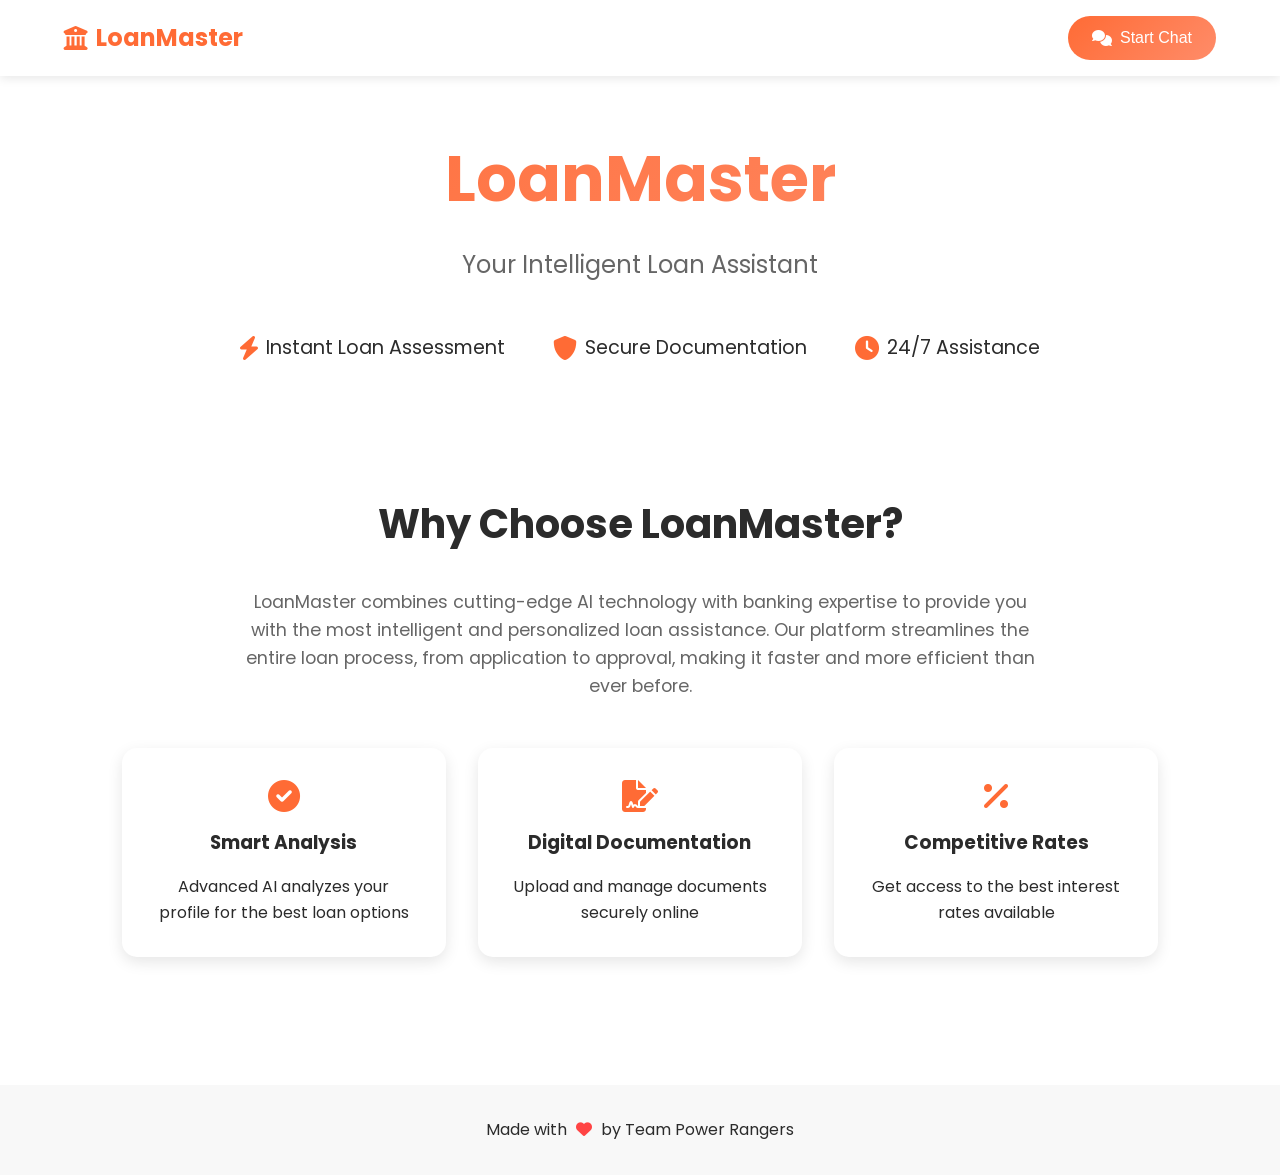
<file: frontend/index.html>
<!DOCTYPE html>
<html lang="en">
<head>
    <meta charset="UTF-8">
    <meta name="viewport" content="width=device-width, initial-scale=1.0">
    <title>LoanMaster - Your Intelligent Loan Assistant</title>
    <link rel="stylesheet" href="/frontend/style.css">
    <link href="https://cdnjs.cloudflare.com/ajax/libs/font-awesome/6.0.0/css/all.min.css" rel="stylesheet">
    <link href="https://fonts.googleapis.com/css2?family=Poppins:wght@400;500;600;700&display=swap" rel="stylesheet">
    <link rel="icon" type="image/svg+xml" href="data:image/svg+xml,<svg xmlns='http://www.w3.org/2000/svg' viewBox='0 0 100 100'><text y='.9em' font-size='90'>🏦</text></svg>"
</head>
<body>
    <div class="landing-page" id="landing">
        <nav class="navbar">
            <div class="logo">
                <i class="fas fa-university"></i>
                LoanMaster
            </div>
            <button class="chat-toggle-btn" onclick="window.location.href='/frontend/chat.html'">
                <i class="fas fa-comments"></i> Start Chat
            </button>
        </nav>

        <div class="hero-section">
            <h1>LoanMaster</h1>
            <div class="tagline">Your Intelligent Loan Assistant</div>
            
            <div class="features">
                <div class="feature">
                    <i class="fas fa-bolt"></i>
                    <span>Instant Loan Assessment</span>
                </div>
                <div class="feature">
                    <i class="fas fa-shield-alt"></i>
                    <span>Secure Documentation</span>
                </div>
                <div class="feature">
                    <i class="fas fa-clock"></i>
                    <span>24/7 Assistance</span>
                </div>
            </div>

            <div class="info-section">
                <h2>Why Choose LoanMaster?</h2>
                <p>LoanMaster combines cutting-edge AI technology with banking expertise to provide you with the most intelligent and personalized loan assistance. Our platform streamlines the entire loan process, from application to approval, making it faster and more efficient than ever before.</p>
                
                <div class="benefits">
                    <div class="benefit">
                        <i class="fas fa-check-circle"></i>
                        <h3>Smart Analysis</h3>
                        <p>Advanced AI analyzes your profile for the best loan options</p>
                    </div>
                    <div class="benefit">
                        <i class="fas fa-file-signature"></i>
                        <h3>Digital Documentation</h3>
                        <p>Upload and manage documents securely online</p>
                    </div>
                    <div class="benefit">
                        <i class="fas fa-percentage"></i>
                        <h3>Competitive Rates</h3>
                        <p>Get access to the best interest rates available</p>
                    </div>
                </div>
            </div>
        </div>

        <footer>
            Made with <i class="fas fa-heart"></i> by Team Power Rangers
        </footer>
    </div>

    <div class="chat-container" id="chat" style="display: none;">
        <div class="chat-header">
            <div class="header-content">
                <i class="fas fa-robot"></i>
                <div>
                    <h2>LoanMaster Assistant</h2>
                    <p class="status"><span class="status-dot"></span> Online</p>
                </div>
            </div>
            <div class="chat-controls">
                <button class="control-btn" onclick="toggleDocUpload()">
                    <i class="fas fa-file-upload"></i>
                </button>
                <button class="control-btn" onclick="toggleChat()">
                    <i class="fas fa-times"></i>
                </button>
            </div>
        </div>
        
        <div class="chat-messages" id="messages">
            <div class="message ai-message">
                <div class="message-content">
                    <div class="message-bubble">
                        Hi there! 👋 I'm Sarah, your personal LoanMaster assistant. I'm here to help you with all your loan-related needs. How can I assist you today?
                    </div>
                </div>
                <div class="message-time">Just now</div>
            </div>
        </div>
        
        <div class="doc-upload-section" id="docUpload" style="display: none;">
            <div class="upload-area">
                <i class="fas fa-cloud-upload-alt"></i>
                <p>Drag & Drop files here or click to upload</p>
                <input type="file" id="fileInput" multiple hidden>
            </div>
        </div>

        <div class="chat-input">
            <div class="input-group">
                <input type="text" id="messageInput" placeholder="Type your message..." />
                <button id="sendButton">
                    <i class="fas fa-paper-plane"></i>
                </button>
            </div>
        </div>
        
        <div class="quick-actions">
            <button class="quick-btn" onclick="sendQuickMessage('I need a personal loan')">Personal Loan</button>
            <button class="quick-btn" onclick="sendQuickMessage('What documents do I need?')">Required Documents</button>
            <button class="quick-btn" onclick="sendQuickMessage('Current interest rates')">Interest Rates</button>
        </div>
    </div>
    
    <script src="/frontend/script.js"></script>
</body>
</html>
</file>
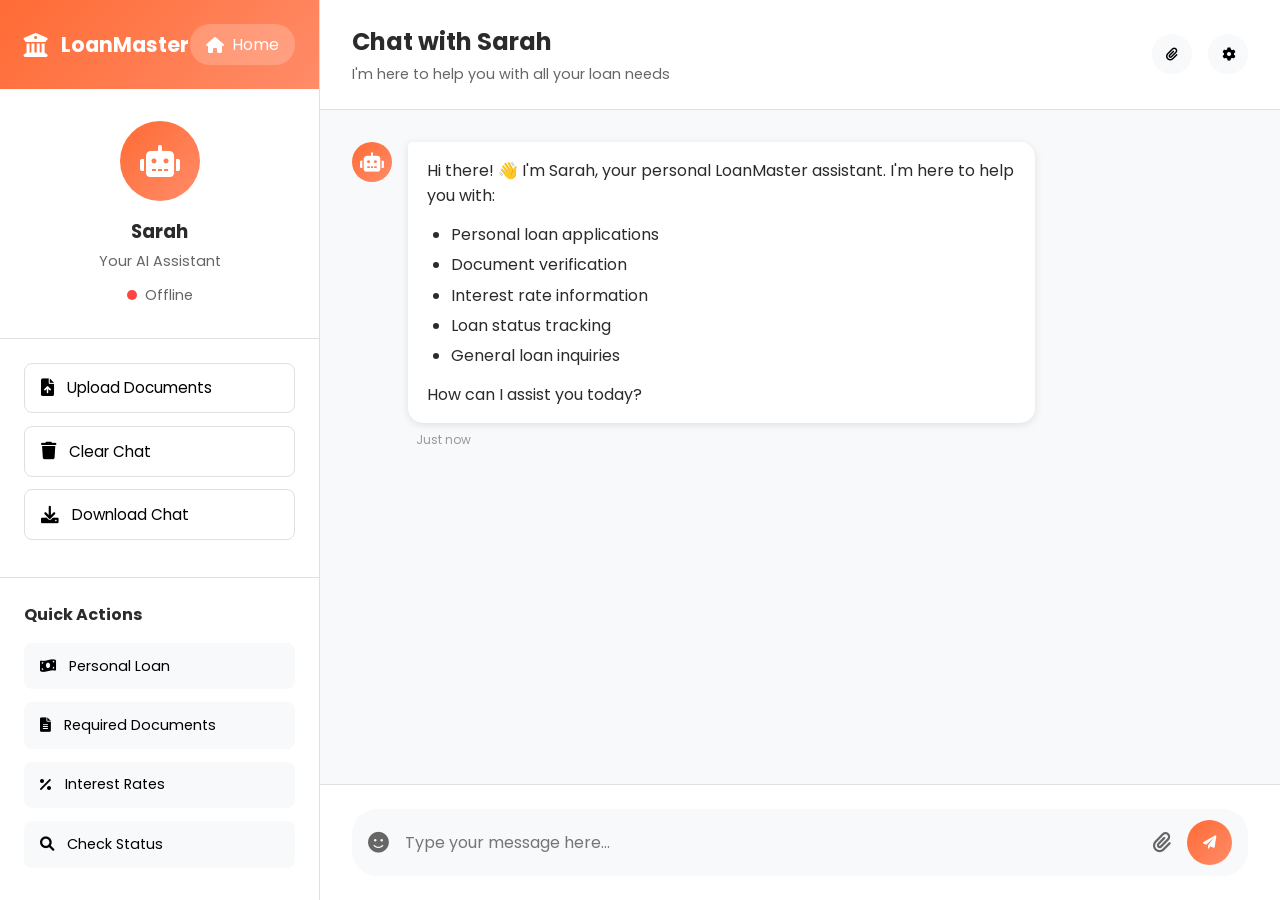
<file: frontend/chat.html>
<!DOCTYPE html>
<html lang="en">
<head>
    <meta charset="UTF-8">
    <meta name="viewport" content="width=device-width, initial-scale=1.0">
    <title>Chat - LoanMaster</title>
    <link rel="stylesheet" href="/frontend/chat.css">
    <link href="https://cdnjs.cloudflare.com/ajax/libs/font-awesome/6.0.0/css/all.min.css" rel="stylesheet">
    <link href="https://fonts.googleapis.com/css2?family=Poppins:wght@400;500;600;700&display=swap" rel="stylesheet">
    <link rel="icon" type="image/svg+xml" href="data:image/svg+xml,<svg xmlns='http://www.w3.org/2000/svg' viewBox='0 0 100 100'><text y='.9em' font-size='90'>🏦</text></svg>">
</head>
<body>
    <div class="chat-page">
        <div class="chat-sidebar">
            <div class="sidebar-header">
                <div class="logo">
                    <i class="fas fa-university"></i>
                    <span>LoanMaster</span>
                </div>
                <a href="/frontend/index.html" class="back-btn">
                    <i class="fas fa-home"></i> Home
                </a>
            </div>
            
            <div class="agent-info">
                <div class="agent-avatar">
                    <i class="fas fa-robot"></i>
                </div>
                <div class="agent-details">
                    <h3>Sarah</h3>
                    <p>Your AI Assistant</p>
                    <div class="agent-status">
                        <span class="status-dot"></span>
                        <span class="status-text">Online</span>
                    </div>
                </div>
            </div>
            
            <div class="chat-actions">
                <button class="action-btn" onclick="toggleDocUpload()">
                    <i class="fas fa-file-upload"></i>
                    <span>Upload Documents</span>
                </button>
                <button class="action-btn" onclick="clearChat()">
                    <i class="fas fa-trash"></i>
                    <span>Clear Chat</span>
                </button>
                <button class="action-btn" onclick="downloadChat()">
                    <i class="fas fa-download"></i>
                    <span>Download Chat</span>
                </button>
            </div>
            
            <div class="quick-options">
                <h4>Quick Actions</h4>
                <button class="quick-option" onclick="sendQuickMessage('I need a personal loan')">
                    <i class="fas fa-money-bill-wave"></i> Personal Loan
                </button>
                <button class="quick-option" onclick="sendQuickMessage('What documents do I need?')">
                    <i class="fas fa-file-alt"></i> Required Documents
                </button>
                <button class="quick-option" onclick="sendQuickMessage('What are the current interest rates?')">
                    <i class="fas fa-percentage"></i> Interest Rates
                </button>
                <button class="quick-option" onclick="sendQuickMessage('How do I check my loan status?')">
                    <i class="fas fa-search"></i> Check Status
                </button>
            </div>
        </div>
        
        <div class="chat-main">
            <div class="chat-header">
                <div class="header-left">
                    <h2>Chat with Sarah</h2>
                    <p>I'm here to help you with all your loan needs</p>
                </div>
                <div class="header-right">
                    <button class="icon-btn" onclick="toggleDocUpload()" title="Upload Documents">
                        <i class="fas fa-paperclip"></i>
                    </button>
                    <button class="icon-btn" onclick="toggleSettings()" title="Settings">
                        <i class="fas fa-cog"></i>
                    </button>
                </div>
            </div>
            
            <div class="chat-messages" id="messages">
                <div class="message ai-message">
                    <div class="message-avatar">
                        <i class="fas fa-robot"></i>
                    </div>
                    <div class="message-content">
                        <div class="message-bubble">
                            Hi there! 👋 I'm Sarah, your personal LoanMaster assistant. I'm here to help you with:
                            <ul>
                                <li>Personal loan applications</li>
                                <li>Document verification</li>
                                <li>Interest rate information</li>
                                <li>Loan status tracking</li>
                                <li>General loan inquiries</li>
                            </ul>
                            How can I assist you today?
                        </div>
                        <div class="message-time">Just now</div>
                    </div>
                </div>
            </div>
            
            <div class="doc-upload-section" id="docUpload" style="display: none;">
                <div class="upload-container">
                    <div class="upload-header">
                        <h3><i class="fas fa-cloud-upload-alt"></i> Upload Documents</h3>
                        <button class="close-upload" onclick="toggleDocUpload()">
                            <i class="fas fa-times"></i>
                        </button>
                    </div>
                    <div class="upload-area" id="uploadArea">
                        <i class="fas fa-cloud-upload-alt"></i>
                        <p>Drag & Drop files here or click to upload</p>
                        <span class="upload-hint">Supported: PDF, JPG, PNG (Max 10MB)</span>
                        <input type="file" id="fileInput" multiple accept=".pdf,.jpg,.jpeg,.png" hidden>
                    </div>
                    <div class="uploaded-files" id="uploadedFiles"></div>
                </div>
            </div>
            
            <div class="chat-input-area">
                <div class="input-container">
                    <button class="emoji-btn" onclick="toggleEmojiPicker()">
                        <i class="fas fa-smile"></i>
                    </button>
                    <input type="text" id="messageInput" placeholder="Type your message here..." autocomplete="off">
                    <button class="attach-btn" onclick="toggleDocUpload()">
                        <i class="fas fa-paperclip"></i>
                    </button>
                    <button class="send-btn" id="sendButton">
                        <i class="fas fa-paper-plane"></i>
                    </button>
                </div>
            </div>
        </div>
    </div>
    
    <script src="/frontend/chat.js"></script>
</body>
</html>
</file>
<file: frontend/style.css>
* {
    margin: 0;
    padding: 0;
    box-sizing: border-box;
}

:root {
    --primary-color: #ff6b35;
    --secondary-color: #f7c59f;
    --accent-color: #efefd0;
    --text-color: #2b2b2b;
    --gradient: linear-gradient(135deg, var(--primary-color), #ff8c69);
}

* {
    margin: 0;
    padding: 0;
    box-sizing: border-box;
}

body {
    font-family: 'Poppins', sans-serif;
    background-color: #fff;
    color: var(--text-color);
    line-height: 1.6;
}

/* Landing Page Styles */
.landing-page {
    min-height: 100vh;
    display: flex;
    flex-direction: column;
}

.navbar {
    padding: 1rem 5%;
    background: white;
    box-shadow: 0 2px 10px rgba(0,0,0,0.1);
    display: flex;
    justify-content: space-between;
    align-items: center;
    position: fixed;
    width: 100%;
    z-index: 1000;
}

.logo {
    font-size: 1.5rem;
    font-weight: 700;
    color: var(--primary-color);
    display: flex;
    align-items: center;
    gap: 0.5rem;
}

.chat-toggle-btn {
    padding: 0.8rem 1.5rem;
    background: var(--gradient);
    color: white;
    border: none;
    border-radius: 25px;
    cursor: pointer;
    font-size: 1rem;
    font-weight: 500;
    display: flex;
    align-items: center;
    gap: 0.5rem;
    transition: transform 0.3s ease;
}

.chat-toggle-btn:hover {
    transform: scale(1.05);
}

.hero-section {
    padding: 8rem 5% 4rem;
    text-align: center;
}

.hero-section h1 {
    font-size: 4rem;
    font-weight: 700;
    background: var(--gradient);
    -webkit-background-clip: text;
    -webkit-text-fill-color: transparent;
    margin-bottom: 1rem;
}

.tagline {
    font-size: 1.5rem;
    color: #666;
    margin-bottom: 3rem;
}

.features {
    display: flex;
    justify-content: center;
    gap: 3rem;
    margin-bottom: 4rem;
}

.feature {
    display: flex;
    align-items: center;
    gap: 0.5rem;
    font-size: 1.2rem;
}

.feature i {
    color: var(--primary-color);
    font-size: 1.5rem;
}

.info-section {
    max-width: 1200px;
    margin: 0 auto;
    padding: 4rem 5%;
    text-align: center;
}

.info-section h2 {
    font-size: 2.5rem;
    margin-bottom: 2rem;
    color: var(--text-color);
}

.info-section > p {
    max-width: 800px;
    margin: 0 auto 3rem;
    font-size: 1.1rem;
    color: #666;
}

.benefits {
    display: grid;
    grid-template-columns: repeat(auto-fit, minmax(300px, 1fr));
    gap: 2rem;
    margin-top: 3rem;
}

.benefit {
    padding: 2rem;
    background: white;
    border-radius: 15px;
    box-shadow: 0 5px 15px rgba(0,0,0,0.1);
    transition: transform 0.3s ease;
}

.benefit:hover {
    transform: translateY(-5px);
}

.benefit i {
    font-size: 2rem;
    color: var(--primary-color);
    margin-bottom: 1rem;
}

.benefit h3 {
    margin-bottom: 1rem;
    color: var(--text-color);
}

footer {
    text-align: center;
    padding: 2rem;
    background: #f8f8f8;
    margin-top: auto;
}

footer i {
    color: #ff4444;
    margin: 0 0.3rem;
}

/* Chat Container Styles */
.chat-container {
    position: fixed;
    bottom: 2rem;
    right: 2rem;
    width: 400px;
    height: 600px;
    background: white;
    border-radius: 20px;
    box-shadow: 0 5px 25px rgba(0,0,0,0.2);
    display: flex;
    flex-direction: column;
    overflow: hidden;
    z-index: 1000;
}

.chat-header {
    padding: 1.5rem;
    background: var(--gradient);
    color: white;
}

.header-content {
    display: flex;
    align-items: center;
    gap: 1rem;
}

.header-content i {
    font-size: 1.5rem;
}

.header-content h2 {
    margin: 0;
    font-size: 1.2rem;
}

.status {
    display: flex;
    align-items: center;
    gap: 0.5rem;
    font-size: 0.9rem;
    margin-top: 0.3rem;
}

.status-dot {
    width: 8px;
    height: 8px;
    background: #4CAF50;
    border-radius: 50%;
}

.chat-controls {
    position: absolute;
    top: 1.5rem;
    right: 1.5rem;
    display: flex;
    gap: 1rem;
}

.control-btn {
    background: rgba(255,255,255,0.2);
    border: none;
    color: white;
    width: 35px;
    height: 35px;
    border-radius: 50%;
    cursor: pointer;
    display: flex;
    align-items: center;
    justify-content: center;
    transition: background 0.3s ease;
}

.control-btn:hover {
    background: rgba(255,255,255,0.3);
}

.chat-messages {
    flex: 1;
    padding: 1.5rem;
    overflow-y: auto;
    background: #f8f9fa;
}

.message {
    margin-bottom: 1.5rem;
    display: flex;
    flex-direction: column;
}

.message-bubble {
    padding: 1rem;
    border-radius: 15px;
    max-width: 80%;
    line-height: 1.4;
}

.ai-message .message-bubble {
    background: white;
    box-shadow: 0 2px 5px rgba(0,0,0,0.1);
    border-top-left-radius: 5px;
}

.user-message {
    align-items: flex-end;
}

.user-message .message-bubble {
    background: var(--gradient);
    color: white;
    border-top-right-radius: 5px;
}

.message-time {
    font-size: 0.8rem;
    color: #999;
    margin-top: 0.5rem;
}

.doc-upload-section {
    padding: 1.5rem;
    background: #f8f9fa;
    border-top: 1px solid #eee;
}

.upload-area {
    border: 2px dashed #ddd;
    border-radius: 10px;
    padding: 2rem;
    text-align: center;
    cursor: pointer;
    transition: border-color 0.3s ease;
}

.upload-area:hover {
    border-color: var(--primary-color);
}

.upload-area i {
    font-size: 2rem;
    color: var(--primary-color);
    margin-bottom: 1rem;
}

.chat-input {
    padding: 1.5rem;
    background: white;
    border-top: 1px solid #eee;
}

.input-group {
    display: flex;
    gap: 1rem;
}

.input-group input {
    flex: 1;
    padding: 0.8rem 1rem;
    border: 1px solid #ddd;
    border-radius: 25px;
    outline: none;
    font-size: 1rem;
    transition: border-color 0.3s ease;
}

.input-group input:focus {
    border-color: var(--primary-color);
}

.input-group button {
    background: var(--gradient);
    color: white;
    border: none;
    width: 45px;
    height: 45px;
    border-radius: 50%;
    cursor: pointer;
    display: flex;
    align-items: center;
    justify-content: center;
    transition: transform 0.3s ease;
}

.input-group button:hover {
    transform: scale(1.1);
}

.quick-actions {
    padding: 0 1.5rem 1.5rem;
    display: flex;
    gap: 0.8rem;
    flex-wrap: wrap;
    justify-content: center;
}

.quick-btn {
    padding: 0.6rem 1.2rem;
    background: white;
    border: 1px solid #ddd;
    border-radius: 20px;
    cursor: pointer;
    font-size: 0.9rem;
    transition: all 0.3s ease;
}

.quick-btn:hover {
    background: var(--gradient);
    color: white;
    border-color: transparent;
}

.chat-header {
    background: linear-gradient(135deg, #4facfe 0%, #00f2fe 100%);
    color: white;
    padding: 20px;
    display: flex;
    justify-content: space-between;
    align-items: center;
}

.header-content {
    display: flex;
    align-items: center;
    gap: 15px;
}

.header-content i {
    font-size: 24px;
}

.header-content h1 {
    font-size: 18px;
    margin-bottom: 2px;
}

.header-content p {
    font-size: 12px;
    opacity: 0.9;
}

.agent-status {
    display: flex;
    align-items: center;
    gap: 8px;
    font-size: 12px;
}

.status-dot {
    width: 8px;
    height: 8px;
    border-radius: 50%;
    background: #4ade80;
    animation: pulse 2s infinite;
}

@keyframes pulse {
    0% { opacity: 1; }
    50% { opacity: 0.5; }
    100% { opacity: 1; }
}

.chat-messages {
    flex: 1;
    padding: 20px;
    overflow-y: auto;
    display: flex;
    flex-direction: column;
    gap: 15px;
}

.message {
    display: flex;
    flex-direction: column;
    max-width: 85%;
}

.user-message {
    align-self: flex-end;
}

.ai-message {
    align-self: flex-start;
}

.message-content {
    padding: 12px 16px;
    border-radius: 18px;
    line-height: 1.4;
    font-size: 14px;
}

.user-message .message-content {
    background: linear-gradient(135deg, #4facfe 0%, #00f2fe 100%);
    color: white;
}

.ai-message .message-content {
    background: #f1f5f9;
    color: #334155;
    border: 1px solid #e2e8f0;
}

.message-time {
    font-size: 11px;
    color: #64748b;
    margin-top: 4px;
    padding: 0 16px;
}

.chat-input {
    padding: 20px;
    border-top: 1px solid #e2e8f0;
}

.input-group {
    display: flex;
    gap: 10px;
    align-items: center;
}

#messageInput {
    flex: 1;
    padding: 12px 16px;
    border: 2px solid #e2e8f0;
    border-radius: 25px;
    outline: none;
    font-size: 14px;
    transition: border-color 0.3s;
}

#messageInput:focus {
    border-color: #4facfe;
}

#sendButton {
    width: 45px;
    height: 45px;
    border: none;
    background: linear-gradient(135deg, #4facfe 0%, #00f2fe 100%);
    color: white;
    border-radius: 50%;
    cursor: pointer;
    display: flex;
    align-items: center;
    justify-content: center;
    transition: transform 0.2s;
}

#sendButton:hover {
    transform: scale(1.05);
}

.quick-actions {
    padding: 10px 20px 20px;
    display: flex;
    gap: 8px;
    flex-wrap: wrap;
}

.quick-btn {
    padding: 6px 12px;
    border: 1px solid #e2e8f0;
    background: white;
    border-radius: 15px;
    font-size: 12px;
    cursor: pointer;
    transition: all 0.2s;
}

.quick-btn:hover {
    background: #f8fafc;
    border-color: #4facfe;
    color: #4facfe;
}

.typing-indicator {
    display: flex;
    align-items: center;
    gap: 8px;
    padding: 12px 16px;
    background: #f1f5f9;
    border-radius: 18px;
    max-width: 85%;
}

.typing-dots {
    display: flex;
    gap: 4px;
}

.dot {
    width: 6px;
    height: 6px;
    background: #64748b;
    border-radius: 50%;
    animation: typing 1.4s infinite;
}

.dot:nth-child(2) { animation-delay: 0.2s; }
.dot:nth-child(3) { animation-delay: 0.4s; }

@keyframes typing {
    0%, 60%, 100% { transform: translateY(0); }
    30% { transform: translateY(-10px); }
}
</file>
<file: frontend/chat.css>
:root {
    --primary-color: #ff6b35;
    --secondary-color: #f7c59f;
    --accent-color: #efefd0;
    --text-color: #2b2b2b;
    --gradient: linear-gradient(135deg, var(--primary-color), #ff8c69);
    --bg-color: #f8f9fa;
}

* {
    margin: 0;
    padding: 0;
    box-sizing: border-box;
}

body {
    font-family: 'Poppins', sans-serif;
    background-color: var(--bg-color);
    color: var(--text-color);
    overflow: hidden;
}

.chat-page {
    display: flex;
    height: 100vh;
}

/* Sidebar Styles */
.chat-sidebar {
    width: 320px;
    background: white;
    border-right: 1px solid #e0e0e0;
    display: flex;
    flex-direction: column;
    overflow-y: auto;
}

.sidebar-header {
    padding: 1.5rem;
    background: var(--gradient);
    color: white;
    display: flex;
    justify-content: space-between;
    align-items: center;
}

.logo {
    display: flex;
    align-items: center;
    gap: 0.8rem;
    font-size: 1.3rem;
    font-weight: 700;
}

.logo i {
    font-size: 1.5rem;
}

.back-btn {
    padding: 0.5rem 1rem;
    background: rgba(255, 255, 255, 0.2);
    border: none;
    border-radius: 20px;
    color: white;
    text-decoration: none;
    display: flex;
    align-items: center;
    gap: 0.5rem;
    cursor: pointer;
    transition: background 0.3s ease;
}

.back-btn:hover {
    background: rgba(255, 255, 255, 0.3);
}

.agent-info {
    padding: 2rem 1.5rem;
    text-align: center;
    border-bottom: 1px solid #e0e0e0;
}

.agent-avatar {
    width: 80px;
    height: 80px;
    background: var(--gradient);
    border-radius: 50%;
    margin: 0 auto 1rem;
    display: flex;
    align-items: center;
    justify-content: center;
    font-size: 2rem;
    color: white;
}

.agent-details h3 {
    margin-bottom: 0.3rem;
    color: var(--text-color);
}

.agent-details p {
    color: #666;
    font-size: 0.9rem;
    margin-bottom: 0.8rem;
}

.agent-status {
    display: flex;
    align-items: center;
    justify-content: center;
    gap: 0.5rem;
}

.status-dot {
    width: 10px;
    height: 10px;
    background: #4CAF50;
    border-radius: 50%;
    animation: pulse 2s infinite;
}

@keyframes pulse {
    0%, 100% { opacity: 1; }
    50% { opacity: 0.5; }
}

.status-text {
    font-size: 0.9rem;
    color: #666;
}

.chat-actions {
    padding: 1.5rem;
    border-bottom: 1px solid #e0e0e0;
}

.action-btn {
    width: 100%;
    padding: 0.8rem 1rem;
    margin-bottom: 0.8rem;
    background: white;
    border: 1px solid #e0e0e0;
    border-radius: 8px;
    display: flex;
    align-items: center;
    gap: 0.8rem;
    cursor: pointer;
    transition: all 0.3s ease;
    font-family: 'Poppins', sans-serif;
    font-size: 0.95rem;
}

.action-btn:hover {
    background: var(--gradient);
    color: white;
    border-color: transparent;
    transform: translateX(5px);
}

.action-btn i {
    font-size: 1.1rem;
}

.quick-options {
    padding: 1.5rem;
}

.quick-options h4 {
    margin-bottom: 1rem;
    color: var(--text-color);
}

.quick-option {
    width: 100%;
    padding: 0.8rem 1rem;
    margin-bottom: 0.8rem;
    background: #f8f9fa;
    border: none;
    border-radius: 8px;
    display: flex;
    align-items: center;
    gap: 0.8rem;
    cursor: pointer;
    transition: all 0.3s ease;
    font-family: 'Poppins', sans-serif;
    font-size: 0.9rem;
    text-align: left;
}

.quick-option:hover {
    background: var(--secondary-color);
    transform: scale(1.02);
}

/* Chat Main Area */
.chat-main {
    flex: 1;
    display: flex;
    flex-direction: column;
    background: var(--bg-color);
}

.chat-header {
    padding: 1.5rem 2rem;
    background: white;
    border-bottom: 1px solid #e0e0e0;
    display: flex;
    justify-content: space-between;
    align-items: center;
}

.header-left h2 {
    margin-bottom: 0.3rem;
    color: var(--text-color);
}

.header-left p {
    color: #666;
    font-size: 0.9rem;
}

.header-right {
    display: flex;
    gap: 1rem;
}

.icon-btn {
    width: 40px;
    height: 40px;
    background: #f8f9fa;
    border: none;
    border-radius: 50%;
    display: flex;
    align-items: center;
    justify-content: center;
    cursor: pointer;
    transition: all 0.3s ease;
}

.icon-btn:hover {
    background: var(--gradient);
    color: white;
    transform: scale(1.1);
}

.chat-messages {
    flex: 1;
    padding: 2rem;
    overflow-y: auto;
    scroll-behavior: smooth;
}

.message {
    display: flex;
    margin-bottom: 1.5rem;
    animation: slideIn 0.3s ease;
}

@keyframes slideIn {
    from {
        opacity: 0;
        transform: translateY(10px);
    }
    to {
        opacity: 1;
        transform: translateY(0);
    }
}

.message-avatar {
    width: 40px;
    height: 40px;
    border-radius: 50%;
    display: flex;
    align-items: center;
    justify-content: center;
    font-size: 1.2rem;
    margin-right: 1rem;
    flex-shrink: 0;
}

.ai-message .message-avatar {
    background: var(--gradient);
    color: white;
}

.user-message {
    flex-direction: row-reverse;
}

.user-message .message-avatar {
    background: #4CAF50;
    color: white;
    margin-right: 0;
    margin-left: 1rem;
}

.user-message .message-avatar i:before {
    content: "\f007"; /* User icon */
}

.message-content {
    flex: 1;
    max-width: 70%;
}

.user-message .message-content {
    display: flex;
    flex-direction: column;
    align-items: flex-end;
}

.message-bubble {
    padding: 1rem 1.2rem;
    border-radius: 15px;
    line-height: 1.6;
    word-wrap: break-word;
}

.ai-message .message-bubble {
    background: white;
    box-shadow: 0 2px 8px rgba(0, 0, 0, 0.1);
    border-top-left-radius: 5px;
}

.user-message .message-bubble {
    background: var(--gradient);
    color: white;
    border-top-right-radius: 5px;
}

.message-bubble ul {
    margin: 0.8rem 0;
    padding-left: 1.5rem;
}

.message-bubble ul li {
    margin: 0.3rem 0;
}

.message-time {
    font-size: 0.75rem;
    color: #999;
    margin-top: 0.5rem;
    padding: 0 0.5rem;
}

/* Document Upload Section */
.doc-upload-section {
    position: absolute;
    top: 0;
    left: 320px;
    right: 0;
    bottom: 0;
    background: rgba(0, 0, 0, 0.5);
    display: flex;
    align-items: center;
    justify-content: center;
    z-index: 1000;
}

.upload-container {
    background: white;
    border-radius: 15px;
    padding: 2rem;
    width: 90%;
    max-width: 600px;
    max-height: 80vh;
    overflow-y: auto;
}

.upload-header {
    display: flex;
    justify-content: space-between;
    align-items: center;
    margin-bottom: 1.5rem;
}

.upload-header h3 {
    display: flex;
    align-items: center;
    gap: 0.8rem;
    color: var(--text-color);
}

.close-upload {
    width: 35px;
    height: 35px;
    background: #f8f9fa;
    border: none;
    border-radius: 50%;
    cursor: pointer;
    transition: all 0.3s ease;
}

.close-upload:hover {
    background: #ff4444;
    color: white;
}

.upload-area {
    border: 2px dashed #ddd;
    border-radius: 10px;
    padding: 3rem 2rem;
    text-align: center;
    cursor: pointer;
    transition: all 0.3s ease;
}

.upload-area:hover {
    border-color: var(--primary-color);
    background: #f8f9fa;
}

.upload-area i {
    font-size: 3rem;
    color: var(--primary-color);
    margin-bottom: 1rem;
}

.upload-area p {
    font-size: 1.1rem;
    margin-bottom: 0.5rem;
    color: var(--text-color);
}

.upload-hint {
    font-size: 0.9rem;
    color: #999;
}

.uploaded-files {
    margin-top: 1.5rem;
}

/* Chat Input Area */
.chat-input-area {
    padding: 1.5rem 2rem;
    background: white;
    border-top: 1px solid #e0e0e0;
}

.input-container {
    display: flex;
    align-items: center;
    gap: 1rem;
    background: #f8f9fa;
    border-radius: 25px;
    padding: 0.5rem 1rem;
}

.emoji-btn,
.attach-btn {
    background: none;
    border: none;
    color: #666;
    cursor: pointer;
    font-size: 1.3rem;
    transition: color 0.3s ease;
}

.emoji-btn:hover,
.attach-btn:hover {
    color: var(--primary-color);
}

#messageInput {
    flex: 1;
    border: none;
    background: none;
    outline: none;
    padding: 0.8rem 0;
    font-size: 1rem;
    font-family: 'Poppins', sans-serif;
}

.send-btn {
    width: 45px;
    height: 45px;
    background: var(--gradient);
    border: none;
    border-radius: 50%;
    color: white;
    cursor: pointer;
    display: flex;
    align-items: center;
    justify-content: center;
    transition: all 0.3s ease;
}

.send-btn:hover {
    transform: scale(1.1);
    box-shadow: 0 4px 12px rgba(255, 107, 53, 0.4);
}

.send-btn:active {
    transform: scale(0.95);
}

/* Scrollbar Styling */
.chat-messages::-webkit-scrollbar,
.chat-sidebar::-webkit-scrollbar,
.upload-container::-webkit-scrollbar {
    width: 8px;
}

.chat-messages::-webkit-scrollbar-track,
.chat-sidebar::-webkit-scrollbar-track,
.upload-container::-webkit-scrollbar-track {
    background: #f1f1f1;
}

.chat-messages::-webkit-scrollbar-thumb,
.chat-sidebar::-webkit-scrollbar-thumb,
.upload-container::-webkit-scrollbar-thumb {
    background: var(--secondary-color);
    border-radius: 4px;
}

.chat-messages::-webkit-scrollbar-thumb:hover,
.chat-sidebar::-webkit-scrollbar-thumb:hover,
.upload-container::-webkit-scrollbar-thumb:hover {
    background: var(--primary-color);
}

/* Responsive Design */
@media (max-width: 768px) {
    .chat-sidebar {
        width: 280px;
    }
    
    .message-content {
        max-width: 85%;
    }
    
    .chat-messages {
        padding: 1rem;
    }
}
</file>
